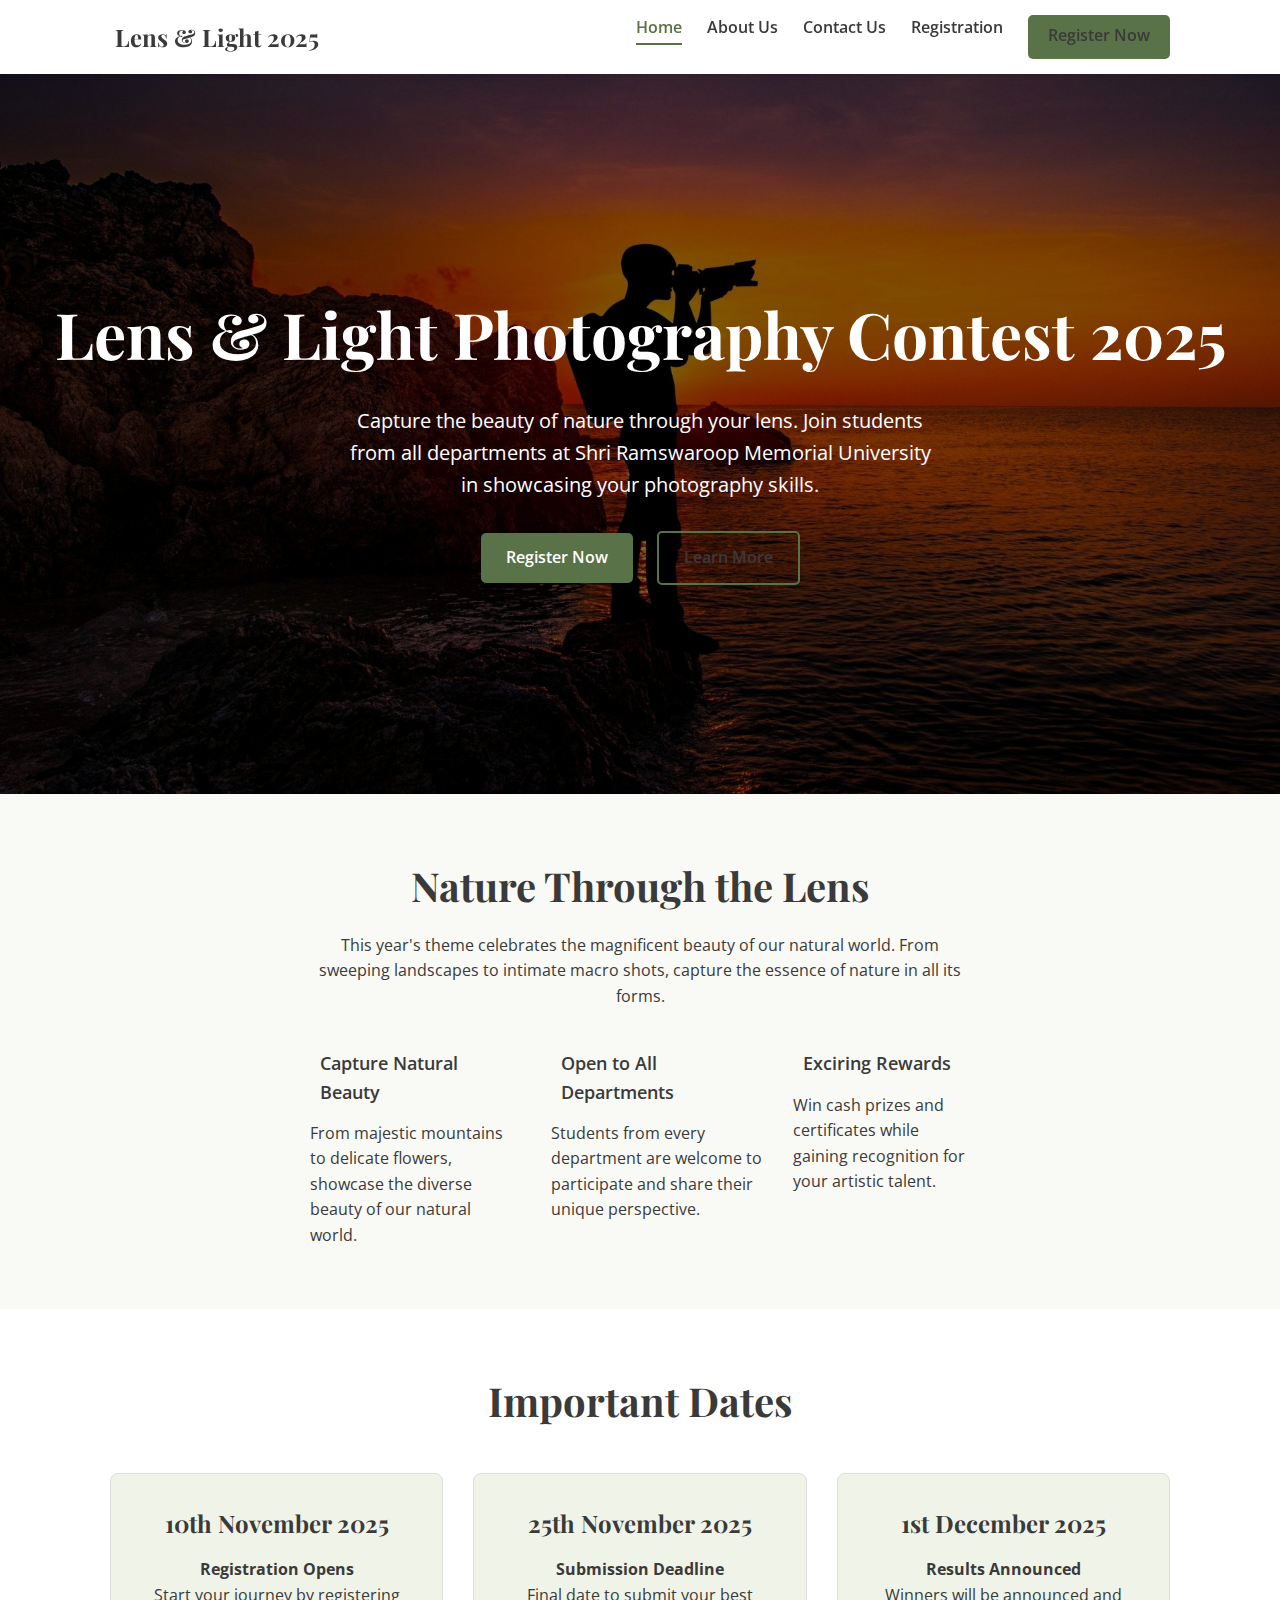
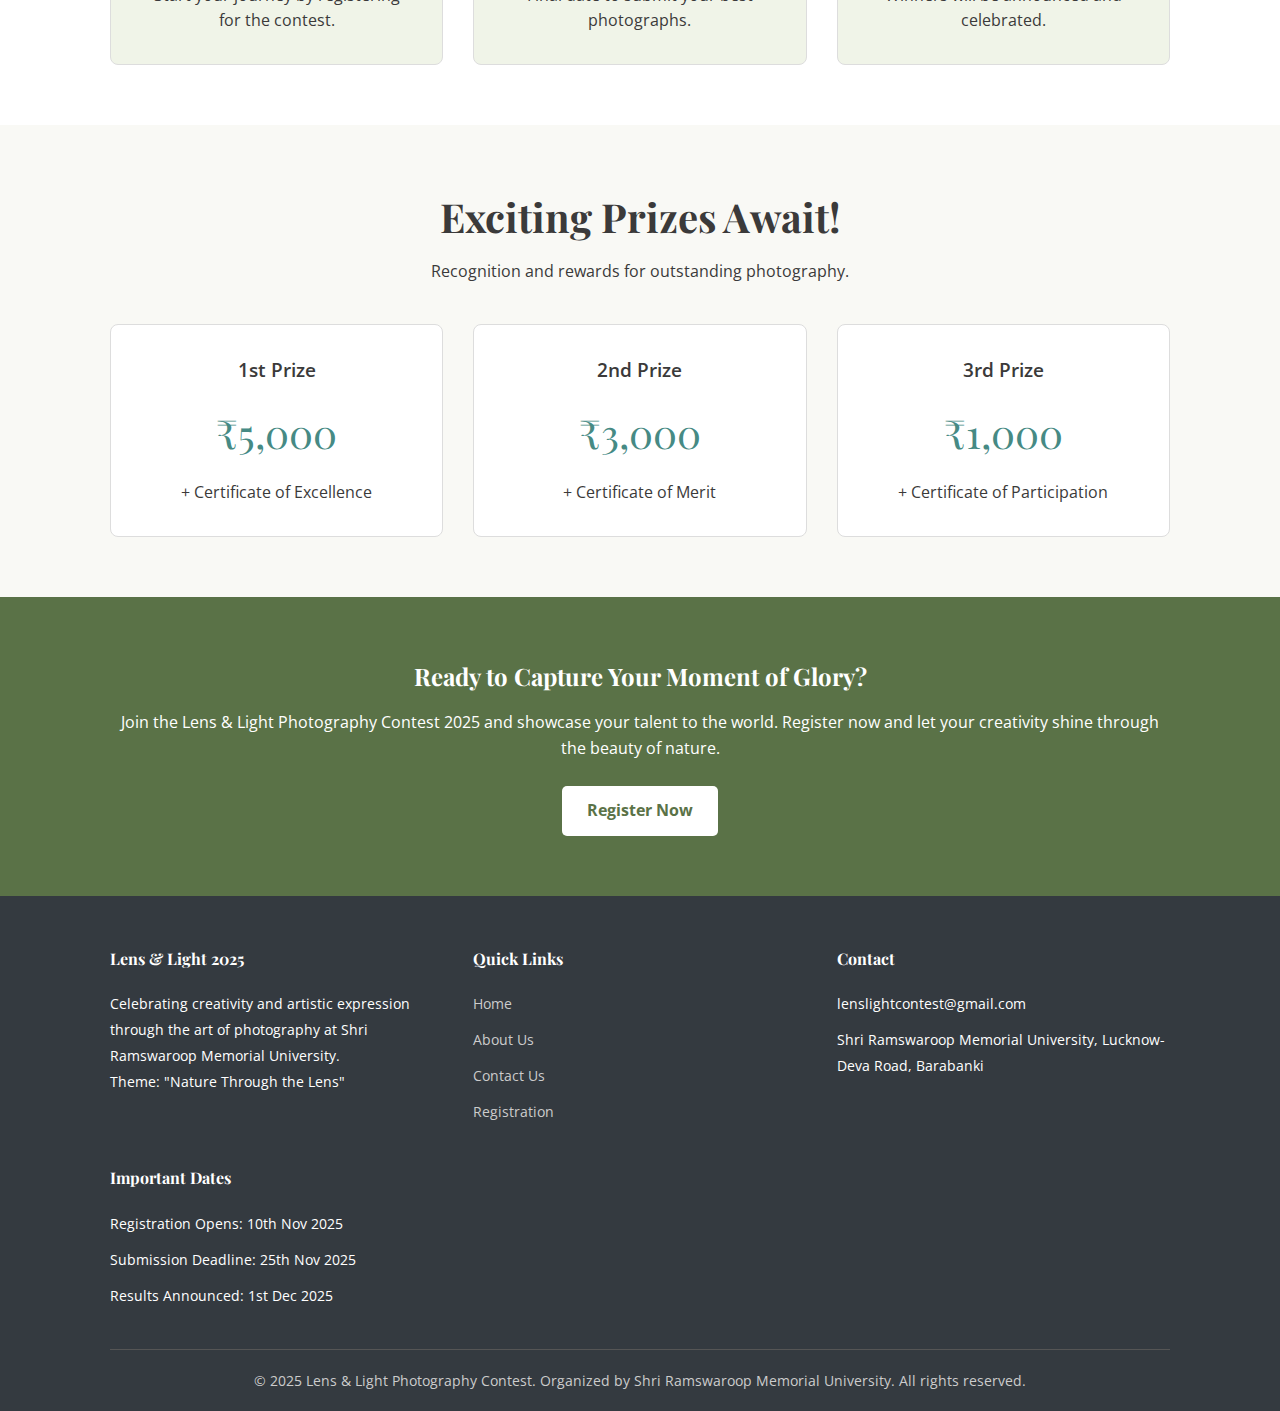
<file: index.html>
<!DOCTYPE html>
<html lang="en">
<head>
    <meta charset="UTF-8">
    <meta name="viewport" content="width=device-width, initial-scale=1.0">
    <title>Lens & Light Photography Contest 2025</title>
    <link rel="stylesheet" href="style.css">
</head>
<body>

    <header class="header">
        <div class="container">
            <a href="index.html" class="logo">
                <i class="fa-solid fa-camera"></i> Lens & Light 2025
            </a>
            <nav>
                <ul class="nav-links">
                    <li><a href="index.html" class="active">Home</a></li>
                    <li><a href="about.html">About Us</a></li>
                    <li><a href="contact.html">Contact Us</a></li>
                    <li><a href="registration.html">Registration</a></li>
                    <li><a href="registration.html" class="btn">Register Now</a></li>
                </ul>
            </nav>
        </div>
    </header>

    <main>
        <section class="hero">
            <h1>Lens & Light Photography Contest 2025</h1>
            <p>Capture the beauty of nature through your lens. Join students from all departments at Shri Ramswaroop Memorial University in showcasing your photography skills.</p>
            <div>
                <a href="registration.html" class="btn">Register Now</a>
                <a href="about.html" class="btn btn-secondary">Learn More</a>
            </div>
        </section>

        <section class="intro container">
            <h2 style="text-align: center; font-size: 2.5rem;">Nature Through the Lens</h2>
            <p style="text-align: center;">This year's theme celebrates the magnificent beauty of our natural world. From sweeping landscapes to intimate macro shots, capture the essence of nature in all its forms.</p>
            
            <div class="intro-features">
                <div class="feature-item">
                    <h3><i class="fa-solid fa-leaf"></i> Capture Natural Beauty</h3>
                    <p>From majestic mountains to delicate flowers, showcase the diverse beauty of our natural world.</p>
                </div>
                <div class="feature-item">
                    <h3><i class="fa-solid fa-users"></i> Open to All Departments</h3>
                    <p>Students from every department are welcome to participate and share their unique perspective.</p>
                </div>
                <div class="feature-item">
                    <h3><i class="fa-solid fa-trophy"></i> Exciring Rewards</h3>
                    <p>Win cash prizes and certificates while gaining recognition for your artistic talent.</p>
                </div>
            </div>
        </section>

        <section class="section" style="background-color: #fff;">
            <div class="container">
                <h2 class="section-heading">Important Dates</h2>
                <div class="dates-grid">
                    <div class="date-card">
                        <i class="fa-solid fa-calendar-check"></i>
                        <h3>10th November 2025</h3>
                        <p><strong>Registration Opens</strong></p>
                        <p>Start your journey by registering for the contest.</p>
                    </div>
                    <div class="date-card">
                        <i class="fa-solid fa-calendar-days"></i>
                        <h3>25th November 2025</h3>
                        <p><strong>Submission Deadline</strong></p>
                        <p>Final date to submit your best photographs.</p>
                    </div>
                    <div class="date-card">
                        <i class="fa-solid fa-bullhorn"></i>
                        <h3>1st December 2025</h3>
                        <p><strong>Results Announced</strong></p>
                        <p>Winners will be announced and celebrated.</p>
                    </div>
                </div>
            </div>
        </section>

        <section class="section">
            <div class="container">
                <h2 class="section-heading">Exciting Prizes Await!</h2>
                <p style="text-align: center; max-width: 600px; margin: -30px auto 40px;">Recognition and rewards for outstanding photography.</p>
                <div class="prizes-grid">
                    <div class="prize-card">
                        <i class="fa-solid fa-trophy" style="color: #c9b037; font-size: 2.5rem;"></i>
                        <h3>1st Prize</h3>
                        <div class="amount">₹5,000</div>
                        <p>+ Certificate of Excellence</p>
                    </div>
                    <div class="prize-card">
                        <i class="fa-solid fa-trophy" style="color: #b4b4b4; font-size: 2.5rem;"></i>
                        <h3>2nd Prize</h3>
                        <div class="amount">₹3,000</div>
                        <p>+ Certificate of Merit</p>
                    </div>
                    <div class="prize-card">
                        <i class="fa-solid fa-trophy" style="color: #ad8a56; font-size: 2.5rem;"></i>
                        <h3>3rd Prize</h3>
                        <div class="amount">₹1,000</div>
                        <p>+ Certificate of Participation</p>
                    </div>
                </div>
            </div>
        </section>

        <section class="section cta">
            <div class="container">
                <h2>Ready to Capture Your Moment of Glory?</h2>
                <p style="margin: 15px 0 25px;">Join the Lens & Light Photography Contest 2025 and showcase your talent to the world. Register now and let your creativity shine through the beauty of nature.</p>
                <a href="registration.html" class="btn">Register Now</a>
            </div>
        </section>
    </main>

    <footer class="footer">
        <div class="container">
            <div class="footer-content">
                <div class="footer-section">
                    <h4><i class="fa-solid fa-camera"></i> Lens & Light 2025</h4>
                    <p>Celebrating creativity and artistic expression through the art of photography at Shri Ramswaroop Memorial University.</p>
                    <p>Theme: "Nature Through the Lens"</p>
                </div>
                <div class="footer-section">
                    <h4>Quick Links</h4>
                    <ul>
                        <li><a href="index.html">Home</a></li>
                        <li><a href="about.html">About Us</a></li>
                        <li><a href="contact.html">Contact Us</a></li>
                        <li><a href="registration.html">Registration</a></li>
                    </ul>
                </div>
                <div class="footer-section">
                    <h4>Contact</h4>
                    <ul>
                        <li><i class="fa-solid fa-envelope"></i> lenslightcontest@gmail.com</li>
                        <li><i class="fa-solid fa-location-dot"></i> Shri Ramswaroop Memorial University, Lucknow-Deva Road, Barabanki</li>
                    </ul>
                </div>
                <div class="footer-section">
                    <h4>Important Dates</h4>
                    <ul>
                        <li>Registration Opens: 10th Nov 2025</li>
                        <li>Submission Deadline: 25th Nov 2025</li>
                        <li>Results Announced: 1st Dec 2025</li>
                    </ul>
                </div>
            </div>
            <div class="footer-bottom">
                &copy; 2025 Lens & Light Photography Contest. Organized by Shri Ramswaroop Memorial University. All rights reserved.
            </div>
        </div>
    </footer>

    <script src="script.js"></script>
</body>
</html>
</file>
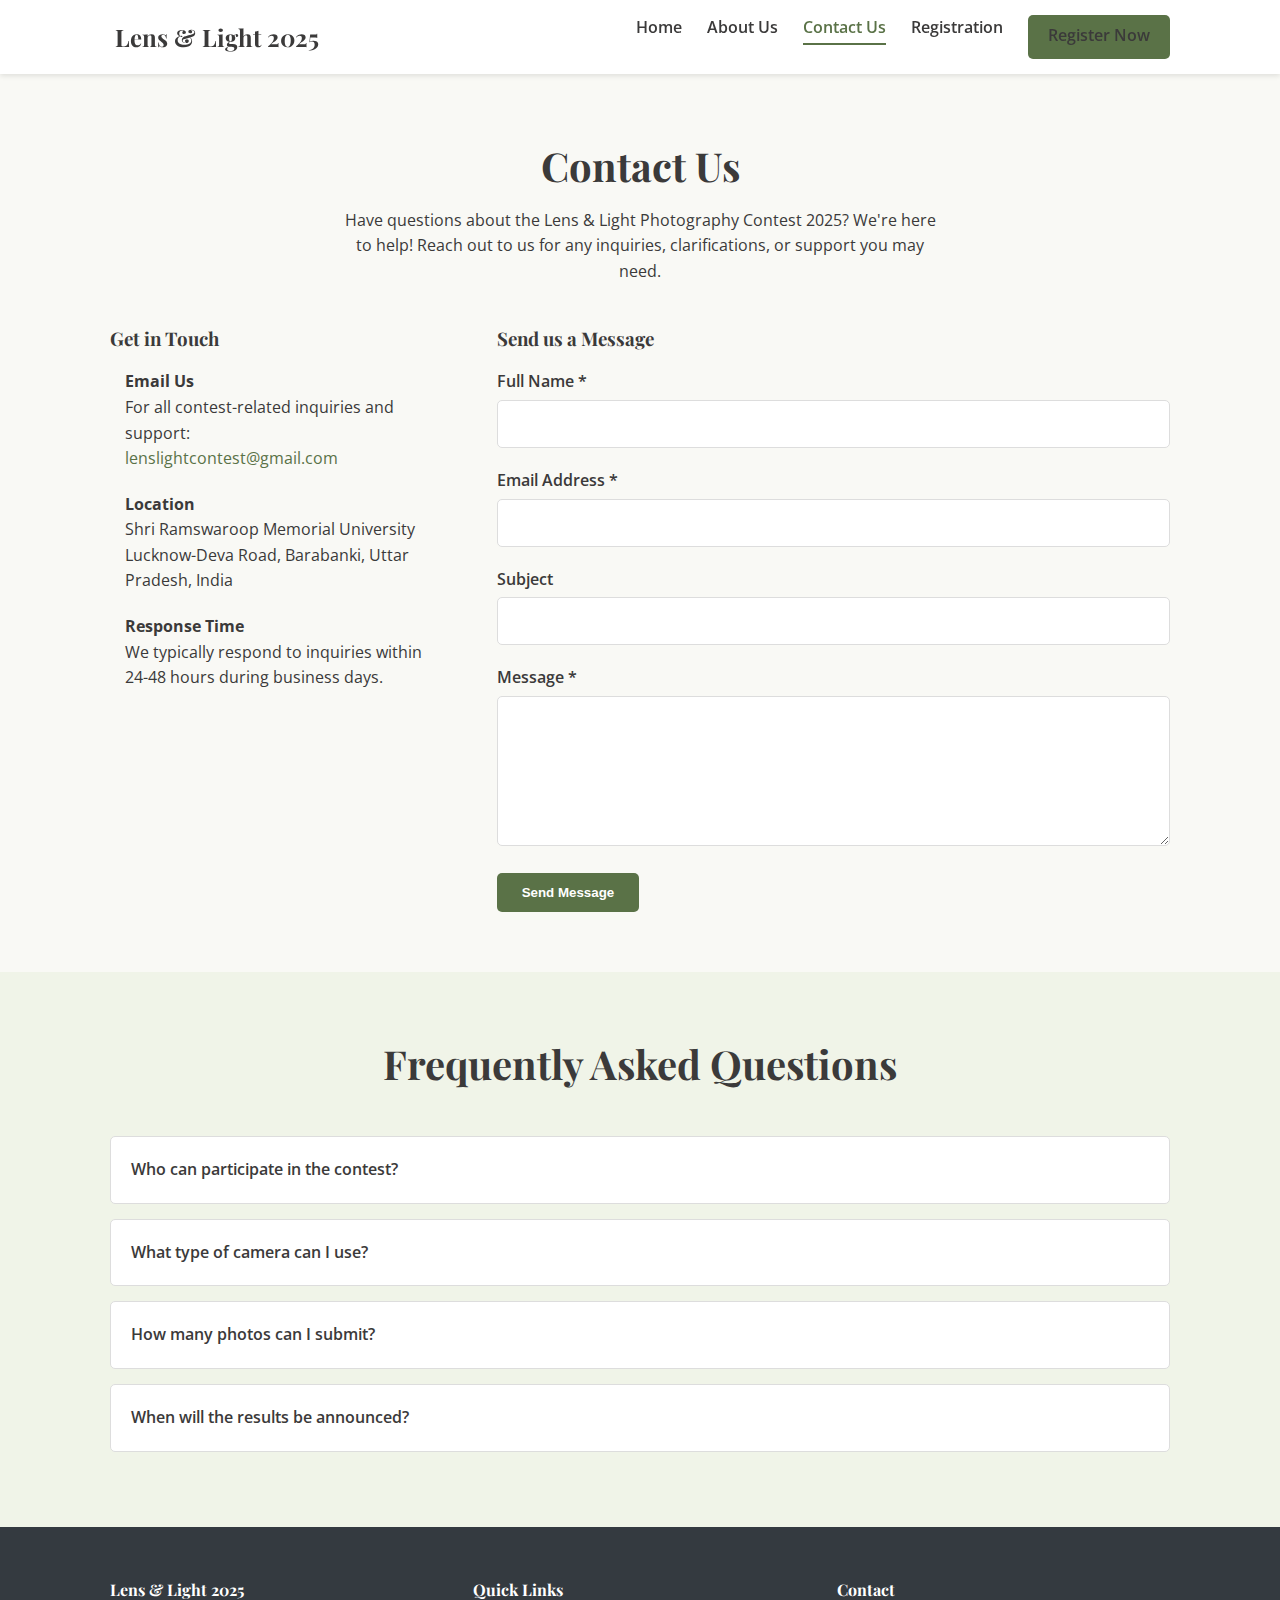
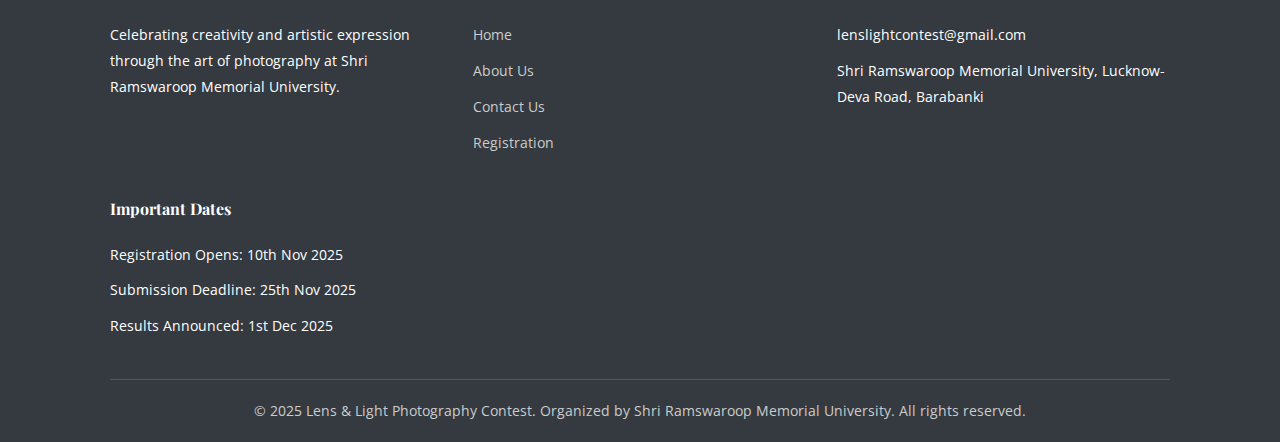
<file: contact.html>
<!DOCTYPE html>
<html lang="en">
<head>
    <meta charset="UTF-8">
    <meta name="viewport" content="width=device-width, initial-scale=1.0">
    <title>Contact Us | Lens & Light Contest 2025</title>
    <link rel="stylesheet" href="style.css">
</head>
<body>

    <header class="header">
        <div class="container">
            <a href="index.html" class="logo">
                <i class="fa-solid fa-camera"></i> Lens & Light 2025
            </a>
            <nav>
                <ul class="nav-links">
                    <li><a href="index.html">Home</a></li>
                    <li><a href="about.html">About Us</a></li>
                    <li><a href="contact.html" class="active">Contact Us</a></li>
                    <li><a href="registration.html">Registration</a></li>
                    <li><a href="registration.html" class="btn">Register Now</a></li>
                </ul>
            </nav>
        </div>
    </header>

    <main>
        <section class="section">
            <div class="container">
                <h2 class="section-heading">Contact Us</h2>
                <p style="text-align: center; max-width: 600px; margin: -30px auto 40px;">
                    Have questions about the Lens & Light Photography Contest 2025? We're here to help! Reach out to us for any inquiries, clarifications, or support you may need.
                </p>

                <div class="contact-grid">
                    <div class="contact-info">
                        <h3>Get in Touch</h3>
                        <div class="info-item">
                            <i class="fa-solid fa-envelope"></i>
                            <div>
                                <strong>Email Us</strong>
                                <p>For all contest-related inquiries and support:<br><a href="mailto:lenslightcontest@gmail.com">lenslightcontest@gmail.com</a></p>
                            </div>
                        </div>
                        <div class="info-item">
                            <i class="fa-solid fa-location-dot"></i>
                            <div>
                                <strong>Location</strong>
                                <p>Shri Ramswaroop Memorial University<br>Lucknow-Deva Road, Barabanki, Uttar Pradesh, India</p>
                            </div>
                        </div>
                        <div class="info-item">
                            <i class="fa-solid fa-clock"></i>
                            <div>
                                <strong>Response Time</strong>
                                <p>We typically respond to inquiries within 24-48 hours during business days.</p>
                            </div>
                        </div>
                    </div>

                    <div class="contact-form">
                        <h3>Send us a Message</h3>
                        <form id="contactForm">
                            <div class="form-group">
                                <label for="name">Full Name *</label>
                                <input type="text" id="name" class="form-control" required>
                            </div>
                            <div class="form-group">
                                <label for="email">Email Address *</label>
                                <input type="email" id="email" class="form-control" required>
                            </div>
                            <div class="form-group">
                                <label for="subject">Subject</label>
                                <input type="text" id="subject" class="form-control">
                            </div>
                            <div class="form-group">
                                <label for="message">Message *</label>
                                <textarea id="message" class="form-control" required></textarea>
                            </div>
                            <button type="submit" class="btn"><i class="fa-solid fa-paper-plane"></i> Send Message</button>
                        </form>
                    </div>
                </div>
            </div>
        </section>

        <section class="section" style="background-color: var(--light-green-bg);">
            <div class="container">
                <h2 class="section-heading">Frequently Asked Questions</h2>
                <div class="faq-container">
                    <div class="faq-item">
                        <div class="faq-question">Who can participate in the contest?</div>
                        <div class="faq-answer">
                            <p>The contest is open to all students from every department at Shri Ramswaroop Memorial University. No prior photography experience is required.</p>
                        </div>
                    </div>
                    <div class="faq-item">
                        <div class="faq-question">What type of camera can I use?</div>
                        <div class="faq-answer">
                            <p>You can use any type of camera - DSLR, mirrorless, point-and-shoot, or even smartphone cameras. The focus is on creativity and composition, not equipment.</p>
                        </div>
                    </div>
                    <div class="faq-item">
                        <div class="faq-question">How many photos can I submit?</div>
                        <div class="faq-answer">
                            <p>Each participant can submit up to 3 photographs. All submissions must align with the theme "Nature Through the Lens" and be original work.</p>
                        </div>
                    </div>
                    <div class="faq-item">
                        <div class="faq-question">When will the results be announced?</div>
                        <div class="faq-answer">
                            <p>The results will be announced on December 1st, 2025. Winners will be notified via email and the results will be published on our official channels.</p>
                        </div>
                    </div>
                </div>
            </div>
        </section>
    </main>

    <footer class="footer">
        <div class="container">
            <div class="footer-content">
                <div class="footer-section">
                    <h4><i class="fa-solid fa-camera"></i> Lens & Light 2025</h4>
                    <p>Celebrating creativity and artistic expression through the art of photography at Shri Ramswaroop Memorial University.</p>
                </div>
                <div class="footer-section">
                    <h4>Quick Links</h4>
                    <ul>
                        <li><a href="index.html">Home</a></li>
                        <li><a href="about.html">About Us</a></li>
                        <li><a href="contact.html">Contact Us</a></li>
                        <li><a href="registration.html">Registration</a></li>
                    </ul>
                </div>
                <div class="footer-section">
                    <h4>Contact</h4>
                    <ul>
                        <li><i class="fa-solid fa-envelope"></i> lenslightcontest@gmail.com</li>
                        <li><i class="fa-solid fa-location-dot"></i> Shri Ramswaroop Memorial University, Lucknow-Deva Road, Barabanki</li>
                    </ul>
                </div>
                <div class="footer-section">
                    <h4>Important Dates</h4>
                    <ul>
                        <li>Registration Opens: 10th Nov 2025</li>
                        <li>Submission Deadline: 25th Nov 2025</li>
                        <li>Results Announced: 1st Dec 2025</li>
                    </ul>
                </div>
            </div>
            <div class="footer-bottom">
                &copy; 2025 Lens & Light Photography Contest. Organized by Shri Ramswaroop Memorial University. All rights reserved.
            </div>
        </div>
    </footer>

    <script src="script.js"></script>
</body>
</html>
</file>
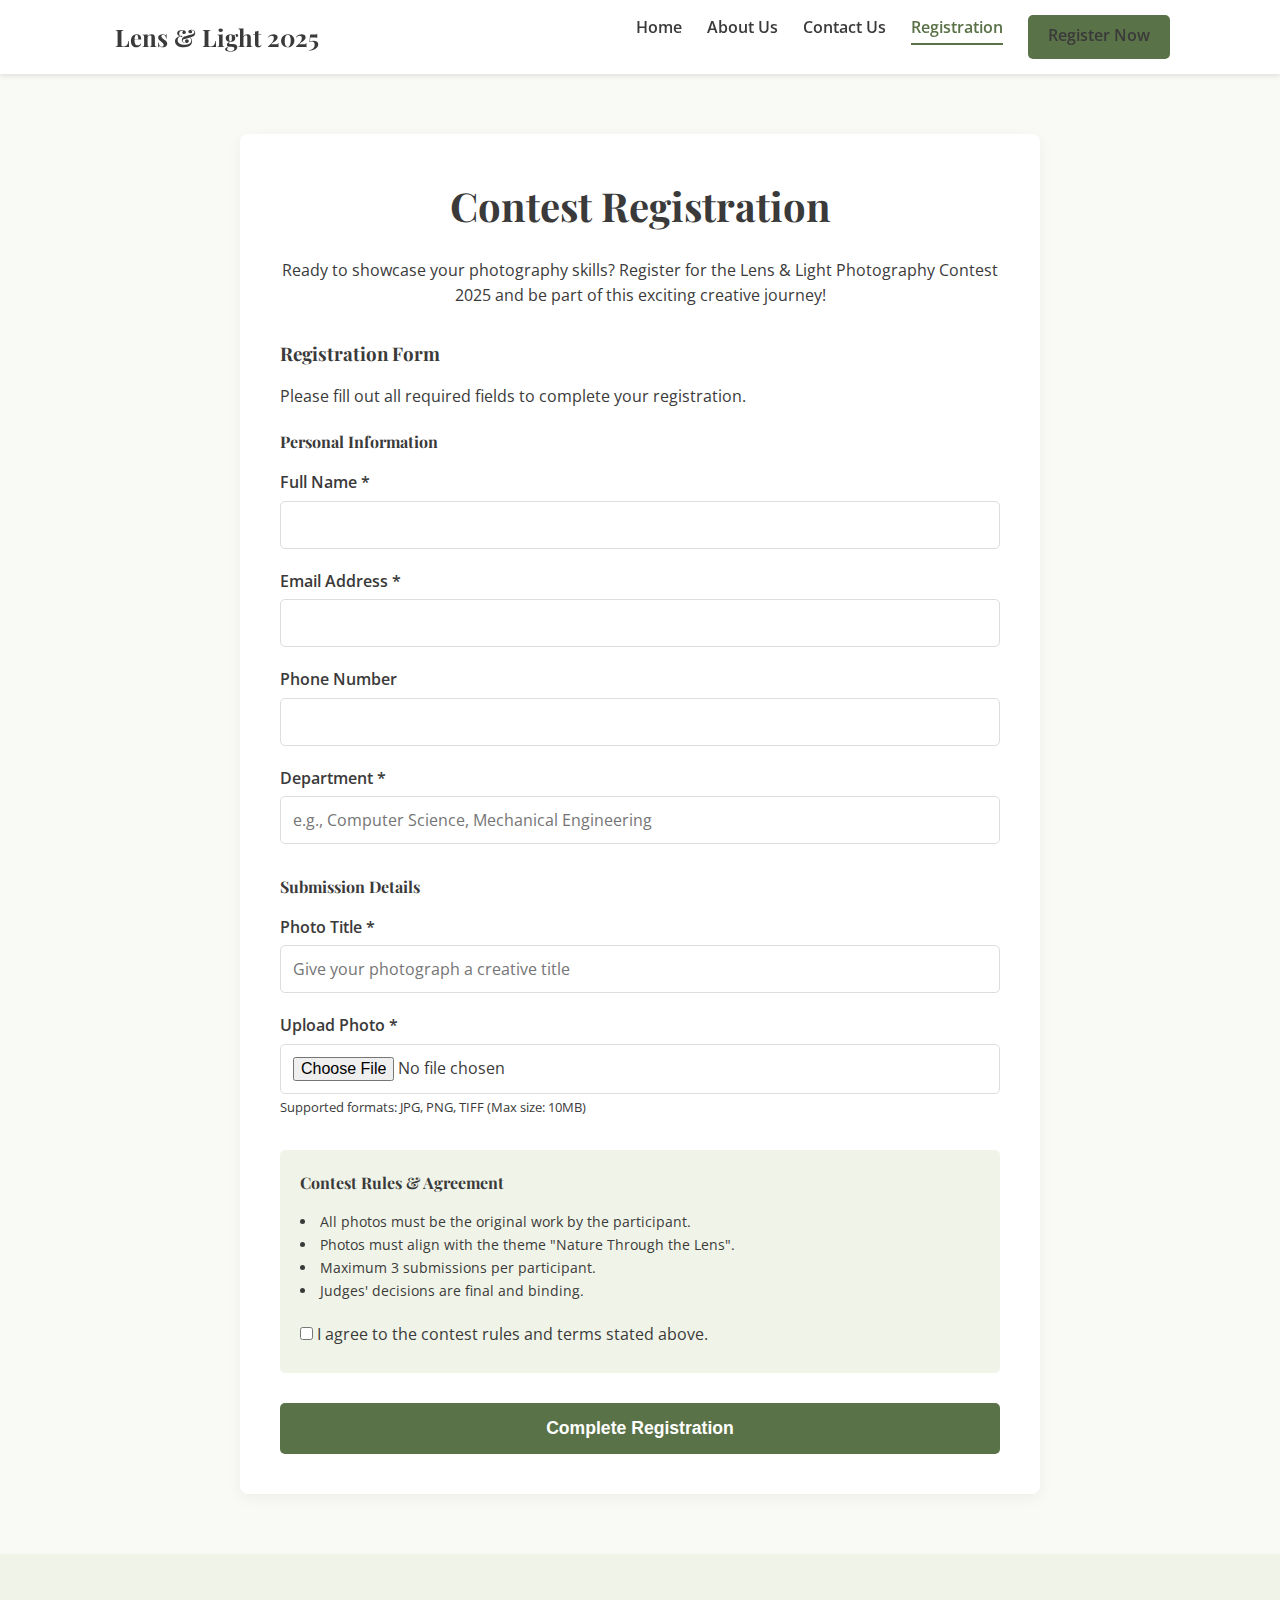
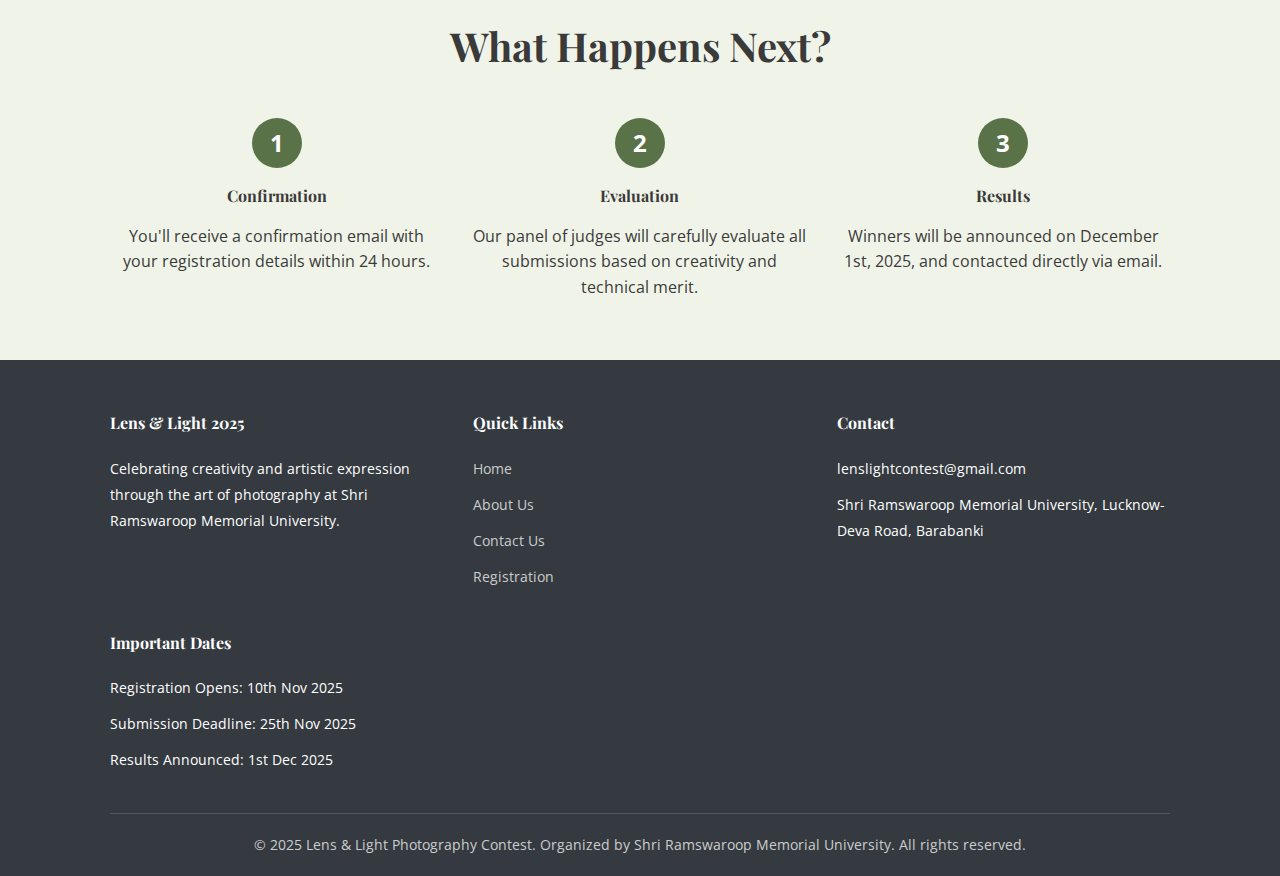
<file: registration.html>
<!DOCTYPE html>
<html lang="en">
<head>
    <meta charset="UTF-8">
    <meta name="viewport" content="width=device-width, initial-scale=1.0">
    <title>Registration | Lens & Light Contest 2025</title>
    <link rel="stylesheet" href="style.css">
</head>
<body>

    <header class="header">
        <div class="container">
            <a href="index.html" class="logo">
                <i class="fa-solid fa-camera"></i> Lens & Light 2025
            </a>
            <nav>
                <ul class="nav-links">
                    <li><a href="index.html">Home</a></li>
                    <li><a href="about.html">About Us</a></li>
                    <li><a href="contact.html">Contact Us</a></li>
                    <li><a href="registration.html" class="active">Registration</a></li>
                    <li><a href="registration.html" class="btn">Register Now</a></li>
                </ul>
            </nav>
        </div>
    </header>

    <main>
        <section class="section">
            <div class="container">
                <div class="registration-container">
                    <h2 class="section-heading" style="margin-bottom: 20px;">Contest Registration</h2>
                    <p style="text-align: center; margin-bottom: 30px;">
                        Ready to showcase your photography skills? Register for the Lens & Light Photography Contest 2025 and be part of this exciting creative journey!
                    </p>
                    
                    <h3><i class="fa-solid fa-file-lines"></i> Registration Form</h3>
                    <p>Please fill out all required fields to complete your registration.</p>

                    <form id="registrationForm" style="margin-top: 20px;">
                        <h4>Personal Information</h4>
                        <div class="form-group">
                            <label for="reg-name">Full Name *</label>
                            <input type="text" id="reg-name" class="form-control" required>
                        </div>
                        <div class="form-group">
                            <label for="reg-email">Email Address *</label>
                            <input type="email" id="reg-email" class="form-control" required>
                        </div>
                        <div class="form-group">
                            <label for="reg-phone">Phone Number</label>
                            <input type="tel" id="reg-phone" class="form-control">
                        </div>
                        <div class="form-group">
                            <label for="reg-department">Department *</label>
                            <input type="text" id="reg-department" class="form-control" placeholder="e.g., Computer Science, Mechanical Engineering" required>
                        </div>

                        <h4 style="margin-top: 30px;">Submission Details</h4>
                        <div class="form-group">
                            <label for="reg-title">Photo Title *</label>
                            <input type="text" id="reg-title" class="form-control" placeholder="Give your photograph a creative title" required>
                        </div>
                        <div class="form-group">
                            <label for="reg-upload">Upload Photo *</label>
                            <input type="file" id="reg-upload" class="form-control" accept="image/jpeg, image/png, image/tiff" required>
                            <small>Supported formats: JPG, PNG, TIFF (Max size: 10MB)</small>
                        </div>

                        <div class="contest-rules">
                            <h4>Contest Rules & Agreement</h4>
                            <ul>
                                <li>All photos must be the original work by the participant.</li>
                                <li>Photos must align with the theme "Nature Through the Lens".</li>
                                <li>Maximum 3 submissions per participant.</li>
                                <li>Judges' decisions are final and binding.</li>
                            </ul>
                            <div class="form-group" style="margin-top: 20px; margin-bottom: 0;">
                                <input type="checkbox" id="agree-rules" required>
                                <label for="agree-rules" style="display: inline-block; font-weight: normal;">
                                    I agree to the contest rules and terms stated above.
                                </label>
                            </div>
                        </div>

                        <button type="submit" class="btn" style="width: 100%; margin-top: 30px; padding: 15px; font-size: 1.1rem;">
                            Complete Registration
                        </button>
                    </form>
                </div>
            </div>
        </section>

        <section class="section" style="background-color: var(--light-green-bg);">
            <div class="container">
                <h2 class="section-heading">What Happens Next?</h2>
                <div class="what-next-grid">
                    <div class="step-card">
                        <div class="step-number">1</div>
                        <h4>Confirmation</h4>
                        <p>You'll receive a confirmation email with your registration details within 24 hours.</p>
                    </div>
                    <div class="step-card">
                        <div class="step-number">2</div>
                        <h4>Evaluation</h4>
                        <p>Our panel of judges will carefully evaluate all submissions based on creativity and technical merit.</p>
                    </div>
                    <div class="step-card">
                        <div class="step-number">3</div>
                        <h4>Results</h4>
                        <p>Winners will be announced on December 1st, 2025, and contacted directly via email.</p>
                    </div>
                </div>
            </div>
        </section>
    </main>

    <footer class="footer">
        <div class="container">
            <div class="footer-content">
                <div class="footer-section">
                    <h4><i class="fa-solid fa-camera"></i> Lens & Light 2025</h4>
                    <p>Celebrating creativity and artistic expression through the art of photography at Shri Ramswaroop Memorial University.</p>
                </div>
                <div class="footer-section">
                    <h4>Quick Links</h4>
                    <ul>
                        <li><a href="index.html">Home</a></li>
                        <li><a href="about.html">About Us</a></li>
                        <li><a href="contact.html">Contact Us</a></li>
                        <li><a href="registration.html">Registration</a></li>
                    </ul>
                </div>
                <div class="footer-section">
                    <h4>Contact</h4>
                    <ul>
                        <li><i class="fa-solid fa-envelope"></i> lenslightcontest@gmail.com</li>
                        <li><i class="fa-solid fa-location-dot"></i> Shri Ramswaroop Memorial University, Lucknow-Deva Road, Barabanki</li>
                    </ul>
                </div>
                <div class="footer-section">
                    <h4>Important Dates</h4>
                    <ul>
                        <li>Registration Opens: 10th Nov 2025</li>
                        <li>Submission Deadline: 25th Nov 2025</li>
                        <li>Results Announced: 1st Dec 2025</li>
                    </ul>
                </div>
            </div>
            <div class="footer-bottom">
                &copy; 2025 Lens & Light Photography Contest. Organized by Shri Ramswaroop Memorial University. All rights reserved.
            </div>
        </div>
    </footer>

    <script src="script.js"></script>
</body>
</html>
</file>
<file: style.css>
/* --- Google Font Import --- */
@import url('https://fonts.googleapis.com/css2?family=Open+Sans:wght@400;600&family=Playfair+Display:wght@700&display=swap');

/* --- CSS Variables (Color Theme) --- */
:root {
    --primary-green: #5a7247;
    --primary-green-hover: #6b8a53;
    --light-green-bg: #f0f4e8;
    --page-bg: #f9f9f5;
    --dark-text: #3b3a3a;
    --light-text: #ffffff;
    --prize-color: #468a84;
    --footer-bg: #343a40;
    --border-color: #ddd;
    --heading-font: 'Playfair Display', serif;
    --body-font: 'Open Sans', sans-serif;
}

/* --- Global Reset & Base Styles --- */
* {
    margin: 0;
    padding: 0;
    box-sizing: border-box;
}

body {
    font-family: var(--body-font);
    background-color: var(--page-bg);
    color: var(--dark-text);
    line-height: 1.6;
}

.container {
    max-width: 1100px;
    margin: 0 auto;
    padding: 0 20px;
}

h1, h2, h3, h4 {
    font-family: var(--heading-font);
    color: var(--dark-text);
    margin-bottom: 15px;
}

h2.section-heading {
    text-align: center;
    font-size: 2.5rem;
    margin-bottom: 40px;
}

.section {
    padding: 60px 0;
}

img {
    max-width: 100%;
    height: auto;
}

a {
    text-decoration: none;
    color: var(--primary-green);
}

/* --- Header & Navigation --- */
.header {
    background-color: #fff;
    box-shadow: 0 2px 5px rgba(0, 0, 0, 0.1);
    padding: 15px 0;
    position: sticky;
    top: 0;
    z-index: 1000;
}

.header .container {
    display: flex;
    justify-content: space-between;
    align-items: center;
}

.logo {
    font-family: var(--heading-font);
    font-size: 1.5rem;
    font-weight: 700;
    color: var(--dark-text);
}

.logo i {
    color: var(--primary-green);
    margin-right: 5px;
}

.nav-links {
    list-style: none;
    display: flex;
}

.nav-links li {
    margin-left: 25px;
}

.nav-links a {
    color: var(--dark-text);
    font-weight: 600;
    padding-bottom: 5px;
    border-bottom: 2px solid transparent;
    transition: all 0.3s ease;
}

.nav-links a:hover,
.nav-links a.active {
    color: var(--primary-green);
    border-bottom-color: var(--primary-green);
}

/* --- Buttons --- */
.btn {
    display: inline-block;
    background-color: var(--primary-green);
    color: var(--light-text);
    padding: 12px 25px;
    border-radius: 5px;
    font-weight: 600;
    text-align: center;
    border: none;
    cursor: pointer;
    transition: all 0.3s ease;
}

.btn:hover {
    background-color: var(--primary-green-hover);
    transform: scale(1.05); /* <-- Button enlarge effect */
}

.btn-secondary {
    background-color: transparent;
    color: var(--dark-text);
    border: 2px solid var(--primary-green);
}

.btn-secondary:hover {
    background-color: var(--primary-green);
    color: var(--light-text);
    transform: scale(1.05);
}

.nav-links .btn {
    padding: 8px 20px;
}

/* --- Footer --- */
.footer {
    background-color: var(--footer-bg);
    color: var(--light-text);
    padding: 50px 0 20px;
}

.footer-content {
    display: grid;
    grid-template-columns: repeat(auto-fit, minmax(250px, 1fr));
    gap: 30px;
    margin-bottom: 30px;
}

.footer-section h4 {
    color: var(--light-text);
    margin-bottom: 20px;
}

.footer-section p,
.footer-section ul {
    font-size: 0.9rem;
    line-height: 1.8;
}

.footer-section ul {
    list-style: none;
}

.footer-section ul li {
    margin-bottom: 10px;
}

.footer-section ul a {
    color: #ccc;
    transition: color 0.3s ease;
}

.footer-section ul a:hover {
    color: var(--light-text);
}

.footer-bottom {
    text-align: center;
    padding-top: 20px;
    border-top: 1px solid #555;
    font-size: 0.85rem;
    color: #ccc;
}

/* --- Home Page: Hero --- */
.hero {
    height: 80vh;
    background-image: linear-gradient(rgba(0, 0, 0, 0.5), rgba(0, 0, 0, 0.5)), url('images/hero-background.jpg');
    background-size: cover;
    background-position: center;
    display: flex;
    flex-direction: column;
    justify-content: center;
    align-items: center;
    text-align: center;
    color: var(--light-text);
    padding: 0 20px;
}

.hero h1 {
    font-size: 4rem;
    color: var(--light-text);
    margin-bottom: 20px;
}

.hero p {
    font-size: 1.25rem;
    max-width: 600px;
    margin-bottom: 30px;
}

.hero .btn {
    margin: 0 10px;
}

/* --- Home Page: Intro --- */
.intro {
    text-align: center;
    max-width: 700px;
    margin: 60px auto;
}

.intro-features {
    display: flex;
    justify-content: space-around;
    gap: 30px;
    margin-top: 40px;
}

.feature-item {
    text-align: left;
}

.feature-item h3 {
    font-family: var(--body-font);
    font-weight: 600;
    font-size: 1.1rem;
    display: flex;
    align-items: center;
    gap: 10px;
}

/* --- Home Page: Dates & Prizes --- */
.dates-grid, .prizes-grid {
    display: grid;
    grid-template-columns: repeat(3, 1fr);
    gap: 30px;
    text-align: center;
}

.date-card, .prize-card {
    background-color: var(--light-green-bg);
    padding: 30px;
    border-radius: 8px;
    border: 1px solid var(--border-color);
}

.date-card i {
    font-size: 2.5rem;
    color: var(--primary-green);
    margin-bottom: 15px;
}

.date-card h3 {
    font-size: 1.5rem;
}

.prize-card {
    background-color: #fff;
    border: 1px solid var(--border-color);
}

.prize-card h3 {
    font-size: 1.2rem;
    font-family: var(--body-font);
    font-weight: 600;
}

.prize-card .amount {
    font-family: var(--heading-font);
    font-size: 2.5rem;
    color: var(--prize-color);
    margin: 15px 0;
}

/* --- Home Page: CTA --- */
.cta {
    background-color: var(--primary-green);
    text-align: center;
    color: var(--light-text);
}

.cta h2 {
    color: var(--light-text);
}

.cta .btn {
    background-color: var(--light-text);
    color: var(--primary-green);
    font-weight: 700;
}

.cta .btn:hover {
    background-color: #f0f0f0;
    transform: scale(1.05);
}

/* --- About Page --- */
.about-mission {
    display: flex;
    gap: 40px;
    align-items: center;
}

.about-mission img {
    width: 50%;
    border-radius: 8px;
}

.values-grid {
    display: grid;
    grid-template-columns: repeat(auto-fit, minmax(200px, 1fr));
    gap: 30px;
    text-align: center;
}

.value-card {
    background-color: #fff;
    padding: 30px;
    border-radius: 8px;
    border: 1px solid var(--border-color);
}

.value-card i {
    font-size: 2.5rem;
    color: var(--primary-green);
    margin-bottom: 15px;
}

.theme-grid {
    display: grid;
    grid-template-columns: repeat(3, 1fr);
    gap: 30px;
}

.theme-card {
    background-color: var(--light-green-bg);
    padding: 30px;
    border-radius: 8px;
}

.organizers-grid {
    display: grid;
    grid-template-columns: repeat(auto-fit, minmax(200px, 1fr));
    gap: 30px;
    text-align: center;
}

.organizer-card img {
    width: 150px;
    height: 150px;
    border-radius: 50%;
    object-fit: cover;
    margin-bottom: 15px;
}

.organizer-card h4 {
    font-size: 1.2rem;
    margin-bottom: 5px;
}

.organizer-card p {
    font-size: 0.9rem;
    color: #555;
}

/* --- Contact & Registration Pages: Forms --- */
.contact-grid {
    display: grid;
    grid-template-columns: 1fr 2fr;
    gap: 50px;
}

.contact-info .info-item {
    margin-bottom: 20px;
    display: flex;
    gap: 15px;
}

.contact-info i {
    font-size: 1.2rem;
    color: var(--primary-green);
    margin-top: 5px;
}

.form-group {
    margin-bottom: 20px;
}

.form-group label {
    display: block;
    margin-bottom: 5px;
    font-weight: 600;
}

.form-control {
    width: 100%;
    padding: 12px;
    border: 1px solid var(--border-color);
    border-radius: 5px;
    font-family: var(--body-font);
    font-size: 1rem;
}

textarea.form-control {
    resize: vertical;
    min-height: 150px;
}

/* --- Contact Page: FAQ --- */
.faq-item {
    background-color: #fff;
    border: 1px solid var(--border-color);
    border-radius: 5px;
    margin-bottom: 15px;
}

.faq-question {
    padding: 20px;
    font-weight: 600;
    cursor: pointer;
}

.faq-answer {
    padding: 0 20px 20px;
    border-top: 1px solid var(--border-color);
    display: none; /* Will be toggled by JS */
}

/* --- Registration Page --- */
.registration-container {
    max-width: 800px;
    margin: 0 auto;
    background: #fff;
    padding: 40px;
    border-radius: 8px;
    box-shadow: 0 4px 15px rgba(0,0,0,0.05);
}

.contest-rules {
    background-color: var(--light-green-bg);
    padding: 20px;
    border-radius: 5px;
    margin-top: 30px;
}

.contest-rules h4 {
    margin-bottom: 15px;
}

.contest-rules ul {
    list-style-position: inside;
    font-size: 0.9rem;
}

.what-next-grid {
    display: grid;
    grid-template-columns: repeat(3, 1fr);
    gap: 30px;
    text-align: center;
}

.step-card .step-number {
    width: 50px;
    height: 50px;
    background-color: var(--primary-green);
    color: var(--light-text);
    border-radius: 50%;
    display: inline-flex;
    justify-content: center;
    align-items: center;
    font-size: 1.5rem;
    font-weight: 700;
    margin-bottom: 15px;
}


@import url("https://cdnjs.cloudflare.com/ajax/libs/font-awesome/6.5.1/css/all.min.css");
</file>
